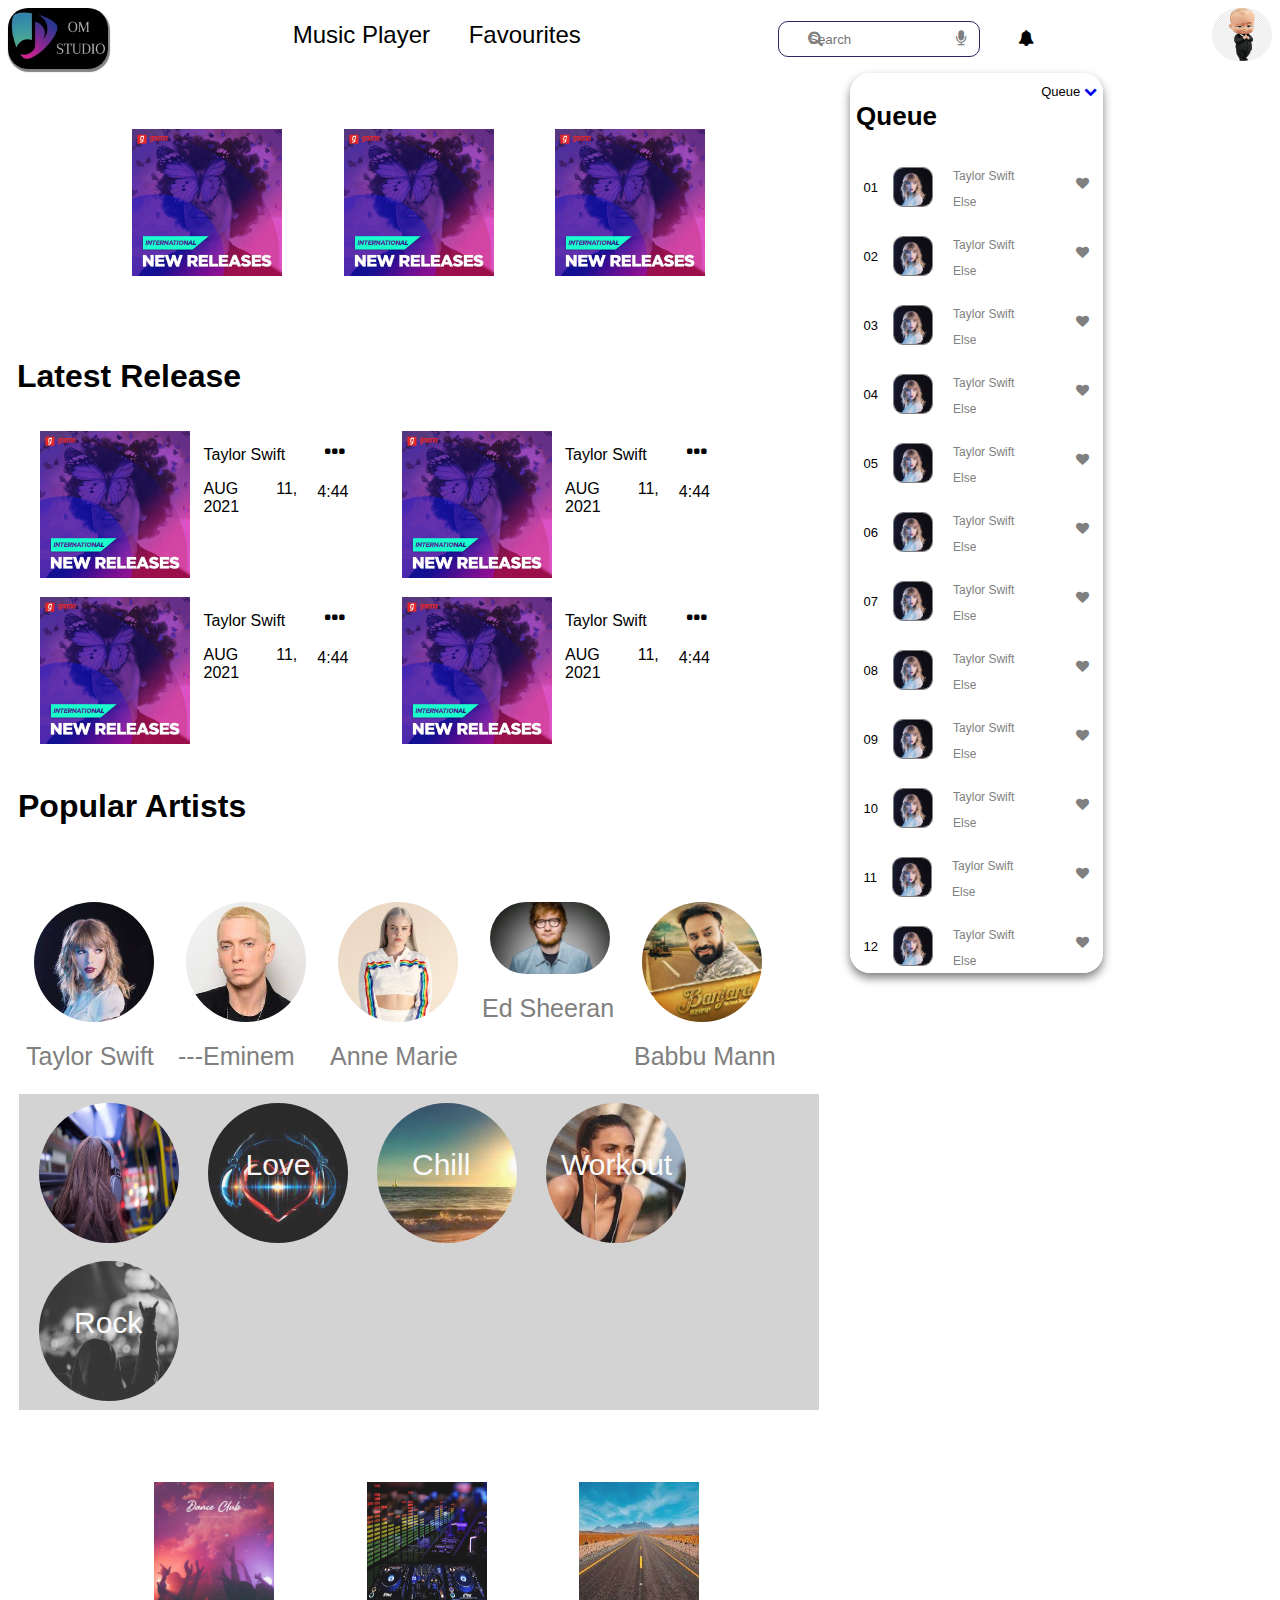
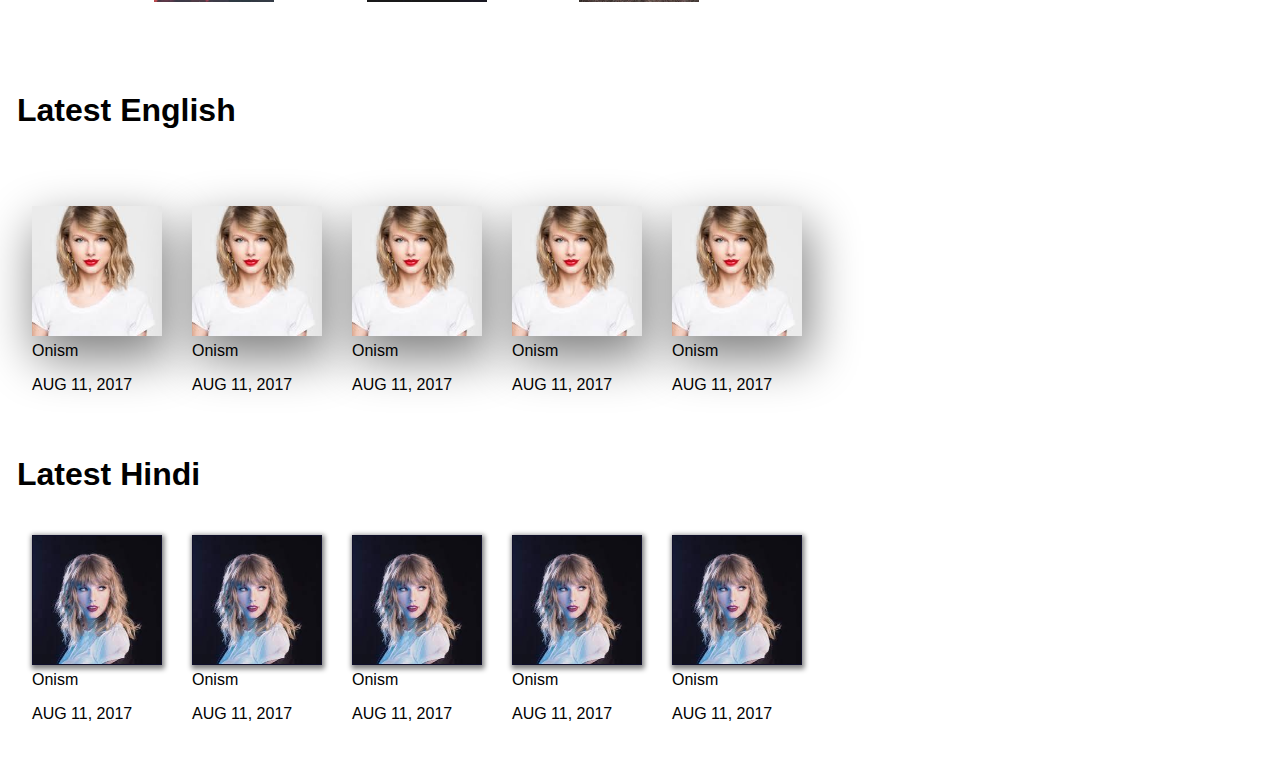
<file: index.html>
<!DOCTYPE html>
<html lang="en" dir="ltr">
  <head>
    <meta charset="utf-8">
    <meta name="viewport" content="width=device-width, initial-scale=1.0">
    <title>Music Player</title>
    <link rel="stylesheet" href="https://cdnjs.cloudflare.com/ajax/libs/font-awesome/4.7.0/css/font-awesome.min.css">
    <link rel="stylesheet" href="index.css">
    <link rel="stylesheet" href="index2.css">
  </head>
  <body>
    <header>
      <div class="header-div">
        <div id="brand-logo">
          <a href="#">
            <img src="images/3986F8B8-918C-4091-91D7-9B2039264A98_4_5005_c.jpeg" alt="">
          </a>
        </div>

        <div class="header-nav">
          <nav>
            <a href="#"> Music Player </a>
            <a href="#">Favourites</a>
          </nav>
        </div>

        <div class="header-search">
          <form class="" action="" method="post">
            <input type="search" name="" value="" placeholder="Search">
            <span>
              <i class="fa fa-search" id="search-icon"aria-hidden="true"></i>
            </span>
            <span>
              <i class="fa fa-microphone" id="microphone-icon"></i>
            </span>
            <span>
              <i class="fa fa-bell" id="bell-icon"></i>
            </span>
          </form>
        </div>

         <div class="login-img">
            <img src="images/png-transparent-the-boss-baby-big-boss-baby-infant-child-animated-film-the-boss-baby-face-head-boss.png" alt="">
         </div>
      </div>
    </header>
<!-- Main Content -->
    <div class="main-content">
<!-- Slider Song -->
      <div class="slider-song">
        <div class="slider-song-1">
          <img src="images/D2QNLzdX0AA_dV_.jpeg" alt="">
      </div>
        <div class="slider-song-1">
             <img src="images/D2QNLzdX0AA_dV_.jpeg" alt="">
        </div>
        <div class="slider-song-1">
            <img src="images/D2QNLzdX0AA_dV_.jpeg" alt="">
        </div>
      </div>
<!-- Latest Release -->
      <div class="latest-release">
        <div class="latest-release-header">
          <h1>Latest Release</h1>
        </div>
        <div class="latest-release-content">
          <div class="latest-release-content-img">
            <img src="images/D2QNLzdX0AA_dV_.jpeg" alt="">
            <div class="lr-play">
            <a href="#audio">  <i class="fa fa-play"></i> </a>
            </div>
          </div>
          <div class="latest-release-content-des">
            <p>Taylor Swift</p>
            <p>AUG 11, 2021</p>
          </div>
          <div class="latest-release-content-icon">
            <div class="latest-release-dropdown">
                 <a href="#"><i class="fa fa-ellipsis-h" aria-hidden="true"></i></a>
                 <ul class="ul-lr-dropdown" style="list-style-type:none">
                    <li>
                       <i class="fa fa-play"></i>
                       <a href="#" class="lr-dropdown-opt">Play Now </a>
                    </li>
                    <li>
                       <i class="fa fa-plus"></i>
                       <a href="#" class="lr-dropdown-opt"> Add To Queue </a>
                    </li>
                    <li>
                       <i class="fa fa-bars"></i>
                       <a href="#" class="lr-dropdown-opt"> Add To Favourites </a>
                    </li>
                    <li>
                    <i class="fa fa-info-circle"></i>
                     <a href="#" class="lr-dropdown-opt"> Get Info </a>
                    </li>
                  </ul>
            </div>
            <p>4:44</p>
          </div>

        </div>

        <div class="latest-release-content">
          <div class="latest-release-content-img">
            <img src="images/D2QNLzdX0AA_dV_.jpeg" alt="">
            <div class="lr-play">
            <a href="#audio">  <i class="fa fa-play"></i> </a>
            </div>
          </div>
          <div class="latest-release-content-des">
            <p>Taylor Swift</p>
            <p>AUG 11, 2021</p>
          </div>
          <div class="latest-release-content-icon">
            <div class="latest-release-dropdown">
                 <a href="#"><i class="fa fa-ellipsis-h" aria-hidden="true"></i></a>
                 <ul class="ul-lr-dropdown-2" style="list-style-type:none">
                    <li>
                       <i class="fa fa-play"></i>
                       <a href="#" class="lr-dropdown-opt">Play Now </a>
                    </li>
                    <li>
                       <i class="fa fa-plus"></i>
                       <a href="#" class="lr-dropdown-opt"> Add To Queue </a>
                    </li>
                    <li>
                       <i class="fa fa-bars"></i>
                       <a href="#" class="lr-dropdown-opt"> Add To Favourites </a>
                    </li>
                    <li>
                    <i class="fa fa-info-circle"></i>
                     <a href="#" class="lr-dropdown-opt"> Get Info </a>
                    </li>
                  </ul>
            </div>
            <p>4:44</p>
          </div>
        </div>

        <div class="latest-release-content">
          <div class="latest-release-content-img">
            <img src="images/D2QNLzdX0AA_dV_.jpeg" alt="">
            <div class="lr-play">
            <a href="#audio"><i class="fa fa-play"></i> </a>
            </div>
          </div>
          <div class="latest-release-content-des">
            <p>Taylor Swift</p>
            <p>AUG 11, 2021</p>
          </div>
          <div class="latest-release-content-icon">
            <div class="latest-release-dropdown">
                 <a href="#"><i class="fa fa-ellipsis-h" aria-hidden="true"></i></a>
                 <ul class="ul-lr-dropdown" style="list-style-type:none">
                    <li>
                       <i class="fa fa-play"></i>
                       <a href="#" class="lr-dropdown-opt">Play Now </a>
                    </li>
                    <li>
                       <i class="fa fa-plus"></i>
                       <a href="#" class="lr-dropdown-opt"> Add To Queue </a>
                    </li>
                    <li>
                       <i class="fa fa-bars"></i>
                       <a href="#" class="lr-dropdown-opt"> Add To Favourites </a>
                    </li>
                    <li>
                    <i class="fa fa-info-circle"></i>
                     <a href="#" class="lr-dropdown-opt"> Get Info </a>
                    </li>
                  </ul>
            </div>
            <p>4:44</p>
          </div>
        </div>

        <div class="latest-release-content">
          <div class="latest-release-content-img">
            <img src="images/D2QNLzdX0AA_dV_.jpeg" alt="">
            <div class="lr-play">
            <a href="#audio"> <i class="fa fa-play"></i> </a>
            </div>
          </div>
          <div class="latest-release-content-des">
            <p>Taylor Swift</p>
            <p>AUG 11, 2021</p>
          </div>
          <div class="latest-release-content-icon">
            <div class="latest-release-dropdown">
                 <a href="#"><i class="fa fa-ellipsis-h" aria-hidden="true"></i></a>
                 <ul class="ul-lr-dropdown-4" style="list-style-type:none">
                    <li>
                       <i class="fa fa-play"></i>
                       <a href="#" class="lr-dropdown-opt">Play Now </a>
                    </li>
                    <li>
                       <i class="fa fa-plus"></i>
                       <a href="#" class="lr-dropdown-opt"> Add To Queue </a>
                    </li>
                    <li>
                       <i class="fa fa-bars"></i>
                       <a href="#" class="lr-dropdown-opt"> Add To Favourites </a>
                    </li>
                    <li>
                    <i class="fa fa-info-circle"></i>
                     <a href="#" class="lr-dropdown-opt"> Get Info </a>
                    </li>
                  </ul>
            </div>
            <p>4:44</p>
          </div>
        </div>
      </div>

<!-- Popular Artist -->
     <div class="popular-artists">
       <div class="popular-artists-header">
          <h1>Popular Artists</h1>
       </div>
       <div class="popular-artists-content">
         <div class="popular-artists-profile">
           <a href="#">
              <img src="images/taylor-swift-4.jpeg" alt="Taylor Swift">
              <div class="lr-play">
              <a href="artist.html"> <i class="fa fa-play"></i> </a>
              </div>
           </a>
           <p>Taylor Swift</p>
         </div>
         <div class="popular-artists-profile">
           <a href="#"><img src="images/eminem-2.jpeg" alt="Eminem"></a>
           <div class="lr-play">
           <a href="artist.html"> <i class="fa fa-play"></i> </a>
           </div>
           <p> ---Eminem</p>
         </div>
         <div class="popular-artists-profile">
           <a href="#"> <img src="images/anne-marie-2.jpeg" alt="Anne Marie"></a>
           <div class="lr-play">
           <a href="#artist.html"> <i class="fa fa-play"></i> </a>
           </div>
           <p>Anne Marie</p>
         </div>
         <div class="popular-artists-profile">
          <a href="#">
            <img src="images/ed-sheeran.jpeg" alt="Ed Sheeran">
          </a>
          <div class="lr-play">
          <a href="#artist.html"> <i class="fa fa-play"></i> </a>
          </div>
          <p>Ed Sheeran</p>
         </div>
          <div class="popular-artists-profile">
           <a href="#">
             <img src="images/babbu-mann.jpeg" alt="Babbu Mann">
           </a>
           <div class="lr-play">
           <a href="#audio"> <i class="fa fa-play"></i> </a>
           </div>
           <p>Babbu Mann</p>
         </div>
       </div>
     </div>
<!-- Station Type -->
    <div class="stations-type">
      <div class="stations-container">
        <div class="stations-logo">
              <img src="images/stations-logo.jpeg" alt="">
        </div>
        <div class=" bg-image-1 stations-text">

        </div>

        <div class="bg-image-3 stations-text">

        </div>
        <div class="bg-image-4 stations-text">

        </div>
        <div class="bg-image-5 stations-text">

        </div>

      </div>
     </div>
<!-- Mood-Type      -->
    <div class="mood-type">
      <div class="mood-bg-1">
        <img src="images/party-2.jpeg" alt="">


      </div>
      <div class="mood-bg-2">
        <img src="images/electronics.jpeg" alt="">

      </div>
      <div class="mood-bg-3">
        <img src="images/road-trip-3.jpeg" alt="">

      </div>

    </div>

<!-- Latest English -->
    <div class="latest-english">
      <div class="latest-english-header">
        <h1>Latest English</h1>
      </div>
      <div class="latest-english-content">
        <div class="latest-english-track">
          <img src="images/taylor-swift-3.jpeg" alt="">
          <div class="latest-english-track-desc">
            <p>Onism</p>
            <p>AUG 11, 2017</p>
          </div>

        </div>
      </div>
      <div class="latest-english-content">
        <div class="latest-english-track">
          <img src="images/taylor-swift-3.jpeg" alt="">
          <div class="latest-english-track-desc">
            <p>Onism</p>
            <p>AUG 11, 2017</p>
          </div>
        </div>
      </div>
      <div class="latest-english-content">
        <div class="latest-english-track">
          <img src="images/taylor-swift-3.jpeg" alt="">
          <div class="latest-english-track-desc">
            <p>Onism</p>
            <p>AUG 11, 2017</p>
          </div>

        </div>
      </div>
      <div class="latest-english-content">
        <div class="latest-english-track">
          <img src="images/taylor-swift-3.jpeg" alt="">
          <div class="latest-english-track-desc">
            <p>Onism</p>
            <p>AUG 11, 2017</p>
          </div>

        </div>
      </div>
      <div class="latest-english-content">
        <div class="latest-english-track">
          <img src="images/taylor-swift-3.jpeg" alt="">
          <div class="latest-english-track-desc">
            <p>Onism</p>
            <p>AUG 11, 2017</p>
          </div>
        </div>
      </div>



    </div>
<!-- Latest Hindi     -->
<div class="latest-hindi">
  <div class="latest-hindi-header">
    <h1>Latest Hindi</h1>
  </div>
  <div class="latest-hindi-content">
    <div class="latest-hindi-track">
      <img src="images/taylor-swift-4.jpeg" alt="">
      <div class="latest-hindi-track-desc">
        <p>Onism</p>
        <p>AUG 11, 2017</p>
      </div>

    </div>
  </div>
  <div class="latest-hindi-content">
    <div class="latest-hindi-track">
      <img src="images/taylor-swift-4.jpeg" alt="">
      <div class="latest-hindi-track-desc">
        <p>Onism</p>
        <p>AUG 11, 2017</p>
      </div>

    </div>
  </div>
  <div class="latest-hindi-content">
    <div class="latest-hindi-track">
      <img src="images/taylor-swift-4.jpeg" alt="">
      <div class="latest-hindi-track-desc">
        <p>Onism</p>
        <p>AUG 11, 2017</p>
      </div>

    </div>
  </div>
  <div class="latest-hindi-content">
    <div class="latest-hindi-track">
      <img src="images/taylor-swift-4.jpeg" alt="">
      <div class="latest-hindi-track-desc">
        <p>Onism</p>
        <p>AUG 11, 2017</p>
      </div>

    </div>
  </div>
  <div class="latest-hindi-content">
    <div class="latest-hindi-track">
      <img src="images/taylor-swift-4.jpeg" alt="">
      <div class="latest-hindi-track-desc">
        <p>Onism</p>
        <p>AUG 11, 2017</p>
      </div>

    </div>
  </div>


</div>
    </div>
<!-- Aside div -->
    <div class="aside-div">
      <div class="aside-div-header">
        <div class="header">
          <h1>Queue</h1>
        </div>
          <div class="para">
            <span>Queue</span>
            <a href="#">  <i class="fa fa-chevron-down"></i> </a>
          </div>

      </div>


      <div class="aside-content">
        <div class="aside-content-1">
           <div class="aside-content-no">
             <p>01</p>
           </div>
           <div class="aside-content-img">
             <a href="#audio"><img src="images/taylor-swift-4.jpeg" alt=""></a>
           </div>
           <div class="aside-content-desc">
             <p>Taylor Swift</p>
             <p>Else</p>
           </div>
        </div>
        <div class="aside-content-heart">
          <i class="fa fa-heart"></i>
        </div>
      </div>
      <div class="aside-content">
        <div class="aside-content-1">
           <div class="aside-content-no">
             <p>02</p>
           </div>
           <div class="aside-content-img">
             <a href="#audio"><img src="images/taylor-swift-4.jpeg" alt=""></a>
           </div>
           <div class="aside-content-desc">
             <p>Taylor Swift</p>
             <p>Else</p>
           </div>
        </div>
        <div class="aside-content-heart">
          <i class="fa fa-heart"></i>
        </div>
      </div>
      <div class="aside-content">
        <div class="aside-content-1">
           <div class="aside-content-no">
             <p>03</p>
           </div>
           <div class="aside-content-img">
            <a href="#audio"><img src="images/taylor-swift-4.jpeg" alt=""></a>
           </div>
           <div class="aside-content-desc">
             <p>Taylor Swift</p>
             <p>Else</p>
           </div>
        </div>
        <div class="aside-content-heart">
          <i class="fa fa-heart"></i>
        </div>
      </div>
      <div class="aside-content">
        <div class="aside-content-1">
           <div class="aside-content-no">
             <p>04</p>
           </div>
           <div class="aside-content-img">
             <a href="#audio"><img src="images/taylor-swift-4.jpeg" alt=""></a>
           </div>
           <div class="aside-content-desc">
             <p>Taylor Swift</p>
             <p>Else</p>
           </div>
        </div>
        <div class="aside-content-heart">
          <i class="fa fa-heart"></i>
        </div>
      </div>
      <div class="aside-content">
        <div class="aside-content-1">
           <div class="aside-content-no">
             <p>05</p>
           </div>
           <div class="aside-content-img">
             <a href="#audio"><img src="images/taylor-swift-4.jpeg" alt=""></a>
           </div>
           <div class="aside-content-desc">
             <p>Taylor Swift</p>
             <p>Else</p>
           </div>
        </div>
        <div class="aside-content-heart">
          <i class="fa fa-heart"></i>
        </div>
      </div>
      <div class="aside-content">
        <div class="aside-content-1">
           <div class="aside-content-no">
             <p>06</p>
           </div>
           <div class="aside-content-img">
             <a href="#audio"><img src="images/taylor-swift-4.jpeg" alt=""></a>
           </div>
           <div class="aside-content-desc">
             <p>Taylor Swift</p>
             <p>Else</p>
           </div>
        </div>
        <div class="aside-content-heart">
          <i class="fa fa-heart"></i>
        </div>
      </div>
      <div class="aside-content">
        <div class="aside-content-1">
           <div class="aside-content-no">
             <p>07</p>
           </div>
           <div class="aside-content-img">
            <a href="#audio"><img src="images/taylor-swift-4.jpeg" alt=""></a>
           </div>
           <div class="aside-content-desc">
             <p>Taylor Swift</p>
             <p>Else</p>
           </div>
        </div>
        <div class="aside-content-heart">
          <i class="fa fa-heart"></i>
        </div>
      </div>
      <div class="aside-content">
        <div class="aside-content-1">
           <div class="aside-content-no">
             <p>08</p>
           </div>
           <div class="aside-content-img">
            <a href="#audio"><img src="images/taylor-swift-4.jpeg" alt=""></a>
           </div>
           <div class="aside-content-desc">
             <p>Taylor Swift</p>
             <p>Else</p>
           </div>
        </div>
        <div class="aside-content-heart">
          <i class="fa fa-heart"></i>
        </div>
      </div>
      <div class="aside-content">
        <div class="aside-content-1">
           <div class="aside-content-no">
             <p>09</p>
           </div>
           <div class="aside-content-img">
            <a href="#audio"><img src="images/taylor-swift-4.jpeg" alt=""></a>
           </div>
           <div class="aside-content-desc">
             <p>Taylor Swift</p>
             <p>Else</p>
           </div>
        </div>
        <div class="aside-content-heart">
          <i class="fa fa-heart"></i>
        </div>
      </div>
      <div class="aside-content">
        <div class="aside-content-1">
           <div class="aside-content-no">
             <p>10</p>
           </div>
           <div class="aside-content-img">
             <a href="#audio"><img src="images/taylor-swift-4.jpeg" alt=""></a>
           </div>
           <div class="aside-content-desc">
             <p>Taylor Swift</p>
             <p>Else</p>
           </div>
        </div>
        <div class="aside-content-heart">
          <i class="fa fa-heart"></i>
        </div>
      </div>
      <div class="aside-content">
        <div class="aside-content-1">
           <div class="aside-content-no">
             <p>11</p>
           </div>
           <div class="aside-content-img">
             <a href="#audio"><img src="images/taylor-swift-4.jpeg" alt=""></a>
           </div>
           <div class="aside-content-desc">
             <p>Taylor Swift</p>
             <p>Else</p>
           </div>
        </div>
        <div class="aside-content-heart">
          <i class="fa fa-heart"></i>
        </div>
      </div>
      <div class="aside-content">
        <div class="aside-content-1">
           <div class="aside-content-no">
             <p>12</p>
           </div>
           <div class="aside-content-img">
             <a href="#audio"><img src="images/taylor-swift-4.jpeg" alt=""></a>
           </div>
           <div class="aside-content-desc">
             <p>Taylor Swift</p>
             <p>Else</p>
           </div>
        </div>
        <div class="aside-content-heart">
          <i class="fa fa-heart"></i>
        </div>
      </div>
      <div class="aside-content">
        <div class="aside-content-1">
           <div class="aside-content-no">
             <p>13</p>
           </div>
           <div class="aside-content-img">
             <a href="#audio"><img src="images/taylor-swift-4.jpeg" alt=""></a>
           </div>
           <div class="aside-content-desc">
             <p>Taylor Swift</p>
             <p>Else</p>
           </div>
        </div>
        <div class="aside-content-heart">
          <i class="fa fa-heart"></i>
        </div>
      </div>
    </div>


<!-- //music controler -->
    <section id="audio">
      <div id="audio-container">

         <div id="audio-img-name-author">
           <div id="audio-img">
               <img src="images/anne-marie-2.jpeg">
           </div>
           <div id="audio-name-author">
              <div id="audio-name">
                 <p>Imagine by John </p>
               </div>
               <div id="audio-author">
                 <p>John Lennon</p>
               </div>
          </div>
          <div id="audio-heart-ban">
              <a href="#"> <i class="fa fa-heart"></i> </a>
              <a href="#"> <i class="fa fa-ban"></i> </a>
          </div>
        </div>

        <div id="audio-widget-time">
          <div id="audio-widget">
            <div class="audio-widget-pad">
               <a href=""> <i class="fa fa-random"></i> </a>
            </div>
            <div class="audio-widget-pad">
               <a href=""> <i class="fa fa-step-backward"></i> </a>
            </div>
            <div class="audio-widget-pad">
               <a href=""> <i class="fa fa-pause-circle fa-3x" style="font-size:3.5rem;padding-top:.2rem;"></i> </a>
            </div>
            <div class="audio-widget-pad">
               <a href=""> <i class="fa fa-step-forward"></i> </a>
            </div>
            <div class="audio-widget-pad">
               <a href=""> <i class="fa fa-redo"></i> </a>
            </div>
            <div class="audio-widget-pad">
               <a href=""> <i class="fa fa-repeat" style="padding-left:3px;"></i></a>
            </div>
          </div>
          <div id="audio-time">
             <div class="">
                <p>1:39</p>
             </div>
              <div class="vol-range">
                <input type="range" name="" value="" min="0" max="100">
              </div>
              <div class="">
                 <p>4:44</p>
              </div>
          </div>
        </div>

        <div id="audio-icons-sound">
          <div>
            <a href=""> <i class="fa fa-align-justify"></i></a>
          </div>
          <div>
            <a href="">  <i class="fa fa-headphones"></i> </a>
          </div>
          <div>
            <a href="">  <i class="fa fa-volume-up"></i> </a>
          </div>
          <div class="">
            <input type="range" name="" value="" min="0" max="100">
          </div>
          <div>
            <a href="">  <i class="fa fa-expand"></i> </a>
          </div>
        </div>

      </div>
    </section>

  </body>
</html>
</file>
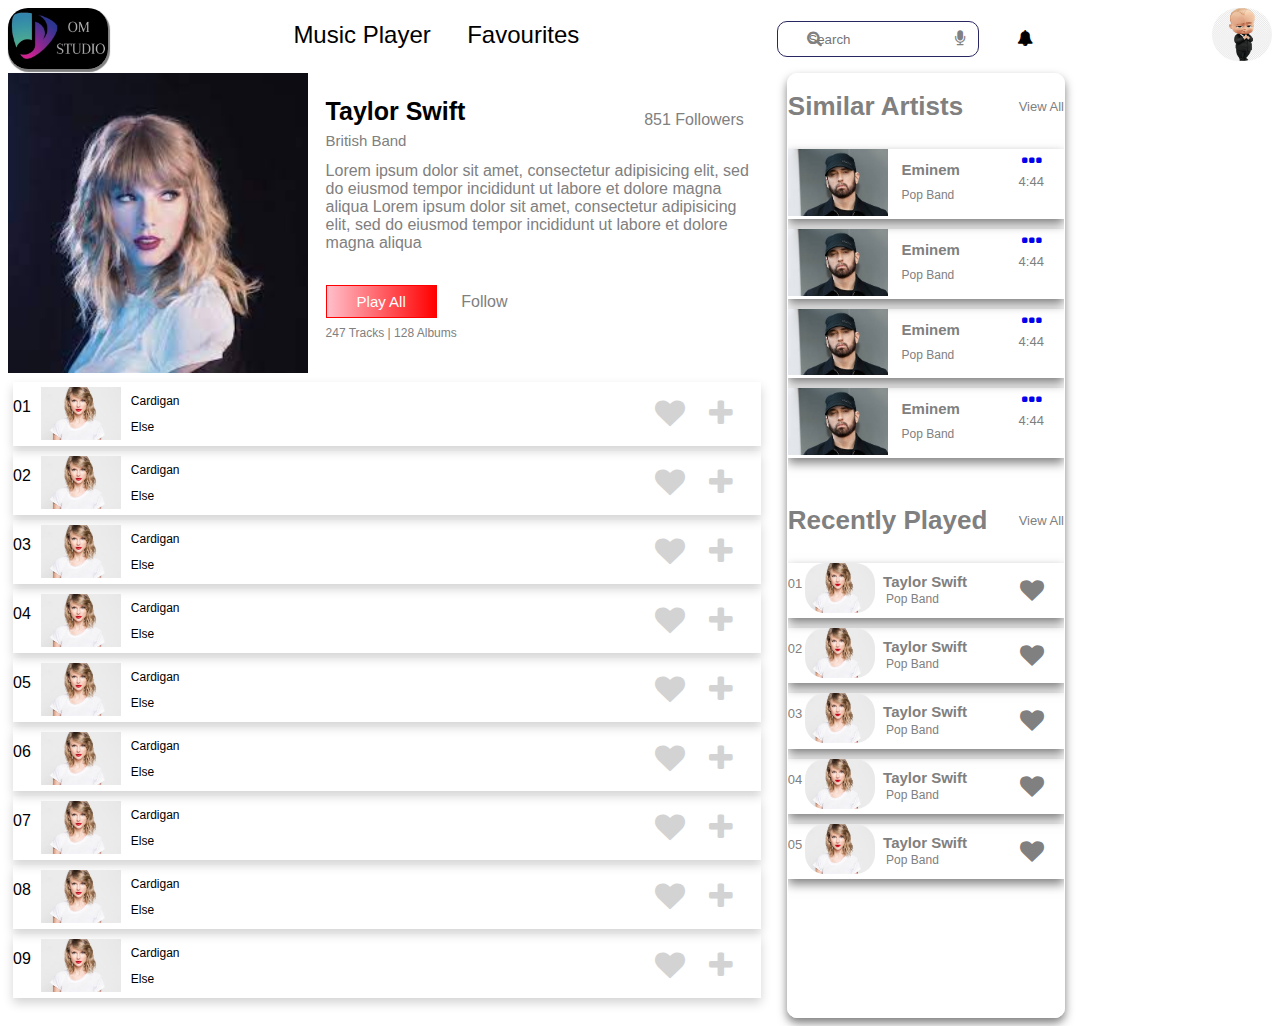
<file: artist.html>
<!DOCTYPE html>
<html lang="en" dir="ltr">
  <head>
    <meta charset="utf-8">
    <title>Artist</title>
    <link rel="stylesheet" href="https://cdnjs.cloudflare.com/ajax/libs/font-awesome/4.7.0/css/font-awesome.min.css">

    <link rel="stylesheet" href="index.css">
    <link rel="stylesheet" href="artist.css">
      <link rel="stylesheet" href="index2.css">
  </head>
  <body>
    <header>
      <div class="header-div">
        <div id="brand-logo">
          <a href="#">
            <img src="images/3986F8B8-918C-4091-91D7-9B2039264A98_4_5005_c.jpeg" alt="">
          </a>
        </div>

        <div class="header-nav">
          <nav>
            <a href="#">Music Player</a>
            <a href="#">Favourites</a>
          </nav>
        </div>

        <div class="header-search">
          <form class="" action="" method="post">
            <input type="search" name="" value="" placeholder="Search">
            <span>
              <i class="fa fa-search" id="search-icon"aria-hidden="true"></i>
            </span>
            <span>
              <i class="fa fa-microphone" id="microphone-icon"></i>
            </span>
            <span>
              <i class="fa fa-bell" id="bell-icon"></i>
            </span>
          </form>
        </div>

         <div class="login-img">
            <img src="images/png-transparent-the-boss-baby-big-boss-baby-infant-child-animated-film-the-boss-baby-face-head-boss.png" alt="">
         </div>
      </div>
    </header>
  <!-- main -->
      <div class="artist">
        <div class="artist-details">
          <div class="artist-img">
            <a href="#"><img src="images/taylor-swift-4.jpeg" alt=""></a>
          </div>
          <div class="about">
            <div class="artist-name">
              <h1>Taylor Swift</h1>
              <p>British Band</p>
            </div>
            <div class="follower-count">
              <p>851 Followers</p>
            </div>
            <div class="artist-background">
              <p>Lorem ipsum dolor sit amet, consectetur adipisicing elit,
                sed do eiusmod tempor incididunt ut labore et dolore magna aliqua Lorem ipsum dolor sit amet,
                consectetur adipisicing elit, sed do eiusmod tempor incididunt ut labore et dolore magna aliqua</p>
          </div>
          <div class="play-button">
            <button type="button" name="button">Play All</button>
            <a href="#">Follow</a>
            <p>247 Tracks | 128 Albums</p>
          </div>
        </div>
       </div>

        <div class="artist-playlist">
          <div class="first-part">
            <div class="number">
               <p>01</p>
            </div>
            <div class="song-image">
                <a href="#audio"><img src="images/taylor-swift-3.jpeg" alt=""></a>
            </div>
            <div class="song-name">
              <p>Cardigan</p>
              <p>Else</p>
            </div>

          </div>
          <div class="second-part">
            <div class="heart">
              <a href="#"><i class="fa-thin fa fa-heart"></i></a>
            </div>
            <div class="plus">
              <a href="#"><i class="fa fa-plus"></i></a>
            </div>
          </div>

        </div>
        <div class="artist-playlist">
          <div class="first-part">
            <div class="number">
               <p>02</p>
            </div>
            <div class="song-image">
                <a href="#audio"><img src="images/taylor-swift-3.jpeg" alt=""></a>
            </div>
            <div class="song-name">
              <p>Cardigan</p>
              <p>Else</p>
            </div>

          </div>
          <div class="second-part">
            <div class="heart">
              <a href="#"><i class="fa-thin fa fa-heart"></i></a>
            </div>
            <div class="plus">
              <a href="#"><i class="fa fa-plus"></i></a>
            </div>
          </div>

        </div>
        <div class="artist-playlist">
          <div class="first-part">
            <div class="number">
               <p>03</p>
            </div>
            <div class="song-image">
                <a href="#audio"><img src="images/taylor-swift-3.jpeg" alt=""></a>
            </div>
            <div class="song-name">
              <p>Cardigan</p>
              <p>Else</p>
            </div>

          </div>
          <div class="second-part">
            <div class="heart">
              <a href="#"><i class="fa-thin fa fa-heart"></i></a>
            </div>
            <div class="plus">
              <a href="#"><i class="fa fa-plus"></i></a>
            </div>
          </div>

        </div>
        <div class="artist-playlist">
          <div class="first-part">
            <div class="number">
               <p>04</p>
            </div>
            <div class="song-image">
                <a href="#audio"><img src="images/taylor-swift-3.jpeg" alt=""></a>
            </div>
            <div class="song-name">
              <p>Cardigan</p>
              <p>Else</p>
            </div>

          </div>
          <div class="second-part">
            <div class="heart">
              <a href="#"><i class="fa-thin fa fa-heart"></i></a>
            </div>
            <div class="plus">
              <a href="#"><i class="fa fa-plus"></i></a>
            </div>
          </div>

        </div>
        <div class="artist-playlist">
          <div class="first-part">
            <div class="number">
               <p>05</p>
            </div>
            <div class="song-image">
                <a href="#audio"><img src="images/taylor-swift-3.jpeg" alt=""></a>
            </div>
            <div class="song-name">
              <p>Cardigan</p>
              <p>Else</p>
            </div>

          </div>
          <div class="second-part">
            <div class="heart">
              <a href="#"><i class="fa-thin fa fa-heart"></i></a>
            </div>
            <div class="plus">
              <a href="#"><i class="fa fa-plus"></i></a>
            </div>
          </div>

        </div>
        <div class="artist-playlist">
          <div class="first-part">
            <div class="number">
               <p>06</p>
            </div>
            <div class="song-image">
                <a href="#audio"><img src="images/taylor-swift-3.jpeg" alt=""></a>
            </div>
            <div class="song-name">
              <p>Cardigan</p>
              <p>Else</p>
            </div>

          </div>
          <div class="second-part">
            <div class="heart">
              <a href="#"><i class="fa-thin fa fa-heart"></i></a>
            </div>
            <div class="plus">
              <a href="#"><i class="fa fa-plus"></i></a>
            </div>
          </div>

        </div>
        <div class="artist-playlist">
          <div class="first-part">
            <div class="number">
               <p>07</p>
            </div>
            <div class="song-image">
                <a href="#audio"><img src="images/taylor-swift-3.jpeg" alt=""></a>
            </div>
            <div class="song-name">
              <p>Cardigan</p>
              <p>Else</p>
            </div>

          </div>
          <div class="second-part">
            <div class="heart">
              <a href="#"><i class="fa-thin fa fa-heart"></i></a>
            </div>
            <div class="plus">
              <a href="#"><i class="fa fa-plus"></i></a>
            </div>
          </div>

        </div>
        <div class="artist-playlist">
          <div class="first-part">
            <div class="number">
               <p>08</p>
            </div>
            <div class="song-image">
                <a href="#audio"><img src="images/taylor-swift-3.jpeg" alt=""></a>
            </div>
            <div class="song-name">
              <p>Cardigan</p>
              <p>Else</p>
            </div>

          </div>
          <div class="second-part">
            <div class="heart">
              <a href="#"><i class="fa-thin fa fa-heart"></i></a>
            </div>
            <div class="plus">
              <a href="#"><i class="fa fa-plus"></i></a>
            </div>
          </div>

        </div>
        <div class="artist-playlist">
          <div class="first-part">
            <div class="number">
               <p>09</p>
            </div>
            <div class="song-image">
                <a href="#audio"><img src="images/taylor-swift-3.jpeg" alt=""></a>
            </div>
            <div class="song-name">
              <p>Cardigan</p>
              <p>Else</p>
            </div>

          </div>
          <div class="second-part">
            <div class="heart">
              <a href="#"><i class="fa-thin fa fa-heart"></i></a>
            </div>
            <div class="plus">
              <a href="#"><i class="fa fa-plus"></i></a>
            </div>
          </div>

        </div>

      </div>

    <!-- aside -->
    <div class="aside-div">

      <div class="similiar-artist">
        <div class="similiar-artist-header">
          <div class="header">
            <h1>Similar Artists</h1>
          </div>
          <div class="view">
            <p>View All</p>
          </div>
        </div>
        <div class="similiar-artist-collection">
          <div class="similiar-artist-collection-images">
            <img src="images/eminem.jpeg" alt="Eminem">
          </div>
          <div class="similiar-artist-collection-desc">
            <h1>Eminem</h1>
            <p>Pop Band</p>
          </div>
          <div class="similiar-artist-collection-icon">
             <a href="#"><i class="fa fa-ellipsis-h" aria-hidden="true"></i></a>
            <p>4:44</p>
          </div>
        </div>
        <div class="similiar-artist-collection">
          <div class="similiar-artist-collection-images">
            <img src="images/eminem.jpeg" alt="Eminem">
          </div>
          <div class="similiar-artist-collection-desc">
            <h1>Eminem</h1>
            <p>Pop Band</p>
          </div>
          <div class="similiar-artist-collection-icon">
             <a href="#"><i class="fa fa-ellipsis-h" aria-hidden="true"></i></a>
            <p>4:44</p>
          </div>
        </div>
        <div class="similiar-artist-collection">
          <div class="similiar-artist-collection-images">
            <img src="images/eminem.jpeg" alt="Eminem">
          </div>
          <div class="similiar-artist-collection-desc">
            <h1>Eminem</h1>
            <p>Pop Band</p>
          </div>
          <div class="similiar-artist-collection-icon">
             <a href="#"><i class="fa fa-ellipsis-h" aria-hidden="true"></i></a>
            <p>4:44</p>
          </div>
        </div>
        <div class="similiar-artist-collection">
          <div class="similiar-artist-collection-images">
            <img src="images/eminem.jpeg" alt="Eminem">
          </div>
          <div class="similiar-artist-collection-desc">
            <h1>Eminem</h1>
            <p>Pop Band</p>
          </div>
          <div class="similiar-artist-collection-icon">
             <a href="#"><i class="fa fa-ellipsis-h" aria-hidden="true"></i></a>
            <p>4:44</p>
          </div>
        </div>

      </div>
      <div class="recently-played">
        <div class="recently-played-header">
          <div class="header">
            <h1>Recently Played</h1>
          </div>
          <div class="view">
            <p>View All</p>
          </div>
        </div>
        <div class="recently-played-collection">
          <div class="ecently-played-collection-number">
            <p>01</p>
          </div>
          <div class="recently-played-collection-images">
            <a href="#audio"><img src="images/taylor-swift-3.jpeg" alt="Taylor Swift"></a>
          </div>
          <div class="recently-played-collection-desc">
            <h1>Taylor Swift</h1>
            <p>Pop Band</p>
          </div>
          <div class="recently-played-collection-icon">
            <a href="#"><i class="fa-thin fa fa-heart"></i></a>
          </div>
        </div>
        <div class="recently-played-collection">
          <div class="ecently-played-collection-number">
            <p>02</p>
          </div>
          <div class="recently-played-collection-images">
            <a href="#audio"><img src="images/taylor-swift-3.jpeg" alt="Taylor Swift"></a>
          </div>
          <div class="recently-played-collection-desc">
            <h1>Taylor Swift</h1>
            <p>Pop Band</p>
          </div>
          <div class="recently-played-collection-icon">
            <a href="#"><i class="fa-thin fa fa-heart"></i></a>
          </div>
        </div>
        <div class="recently-played-collection">
          <div class="ecently-played-collection-number">
            <p>03</p>
          </div>
          <div class="recently-played-collection-images">
            <a href="#audio"><img src="images/taylor-swift-3.jpeg" alt="Taylor Swift"></a>
          </div>
          <div class="recently-played-collection-desc">
            <h1>Taylor Swift</h1>
            <p>Pop Band</p>
          </div>
          <div class="recently-played-collection-icon">
            <a href="#"><i class="fa-thin fa fa-heart"></i></a>
          </div>
        </div>
        <div class="recently-played-collection">
          <div class="ecently-played-collection-number">
            <p>04</p>
          </div>
          <div class="recently-played-collection-images">
            <a href="#audio"><img src="images/taylor-swift-3.jpeg" alt="Taylor Swift"></a>
          </div>
          <div class="recently-played-collection-desc">
            <h1>Taylor Swift</h1>
            <p>Pop Band</p>
          </div>
          <div class="recently-played-collection-icon">
            <a href="#"><i class="fa-thin fa fa-heart"></i></a>
          </div>
        </div>
        <div class="recently-played-collection">
          <div class="ecently-played-collection-number">
            <p>05</p>
          </div>
          <div class="recently-played-collection-images">
            <a href="#audio"><img src="images/taylor-swift-3.jpeg" alt="Taylor Swift"></a>
          </div>
          <div class="recently-played-collection-desc">
            <h1>Taylor Swift</h1>
            <p>Pop Band</p>
          </div>
          <div class="recently-played-collection-icon">
            <a href="#"><i class="fa-thin fa fa-heart"></i></a>
          </div>
        </div>


      </div>

    </div>


    <!-- music controller -->
    <section id="audio">
      <div id="audio-container">

         <div id="audio-img-name-author">
           <div id="audio-img">
               <img src="images/anne-marie-2.jpeg">
           </div>
           <div id="audio-name-author">
              <div id="audio-name">
                 <p>Imagine by John </p>
               </div>
               <div id="audio-author">
                 <p>John Lennon</p>
               </div>
          </div>
          <div id="audio-heart-ban">
              <a href="#"> <i class="fa fa-heart"></i> </a>
              <a href="#"> <i class="fa fa-ban"></i> </a>
          </div>
        </div>

        <div id="audio-widget-time">
          <div id="audio-widget">
            <div class="audio-widget-pad">
               <a href="#"> <i class="fa fa-random"></i> </a>
            </div>
            <div class="audio-widget-pad">
               <a href="#"> <i class="fa fa-step-backward"></i> </a>
            </div>
            <div class="audio-widget-pad">
               <a href="#"> <i class="fa fa-pause-circle fa-3x" style="font-size:3.5rem;padding-top:.2rem;"></i> </a>
            </div>
            <div class="audio-widget-pad">
               <a href="#"> <i class="fa fa-step-forward"></i> </a>
            </div>
            <div class="audio-widget-pad">
               <a href="#"> <i class="fa fa-redo"></i> </a>
            </div>
            <div class="audio-widget-pad">
               <a href="#"> <i class="fa fa-repeat" style="padding-left:3px;"></i></a>
            </div>
          </div>
          <div id="audio-time">
             <div class="">
                <p>1:39</p>
             </div>
              <div class="vol-range">
                <input type="range" name="" value="" min="0" max="100">
              </div>
              <div class="">
                 <p>4:44</p>
              </div>
          </div>
        </div>

        <div id="audio-icons-sound">
          <div>
            <a href=""> <i class="fa fa-align-justify"></i></a>
          </div>
          <div>
            <a href="">  <i class="fa fa-headphones"></i> </a>
          </div>
          <div>
            <a href="">  <i class="fa fa-volume-up"></i> </a>
          </div>
          <div class="">
            <input type="range" name="" value="" min="0" max="100">
          </div>
          <div>
            <a href="">  <i class="fa fa-expand"></i> </a>
          </div>
        </div>

      </div>
    </section>

  </body>
</html>
</file>
<file: index.css>
*{
  box-sizing: border-box;
  font-family: sans-serif;
}
.header-div{
  display: flex;
  flex-wrap: wrap;
  justify-content: space-between;
  /* border: 2px solid red; */
  width: 100%;
}
.header-nav{
    padding:1%;
    /* border: 1px solid green; */
}
.header-search{
  padding: 1%;
  /* border: 1px solid red; */
}
#brand-logo{
    /* border: 1px solid green; */
    /* transform: translateX(50%); */
}
 #brand-logo img{
  width:100px;
  box-shadow: 1px 2px 1px 1px grey;
  border-radius: 20px;
  background-size: cover;


}
#brand-logo img:hover{
  transform: rotateY(15deg) translateX(10px) ;
}

.header-nav a{
  text-decoration: none;
  font-size: 1.5rem;
  color:black;
  padding: 1rem
}

/* login image */
.login-img{
    /* border: 1px solid green; */
}

.login-img img{
  width: 60px;
  border-radius:50px;
}
.login-img img:hover{
  box-shadow: 0 0px 5px rgba(0,0,0,.5);
}

/* Header Search */

.header-search input[type="search"]{
  width:76%;
  height: 2.3rem;
  /* background: #292761; */
  border: 1px solid #292761;
  border-radius: 10px;
  padding-left: 30px;
  color: ;
}
#search-icon{
  position: relative;
  left: -11rem;
  color: grey;

}
 #microphone-icon{
  position: relative;
  left: -3rem;
  color: grey;

}
#bell-icon{
  /* color: white; */
}
/* Main Content */
.main-content{
  width: auto;
  padding: 0.5rem;
  border: 1px solid white;
  width: 65%;
  display: inline-block;

}
.slider-song{
  display:flex;
  flex-wrap:wrap;
  justify-content: center;
  padding: 2%;
  border: 1px solid white;
}
.slider-song-1{
  padding: 2%;
  margin: 2%;
}
.slider-song-1 img{
  width: 150px;
  transition: width 1s;

}
.slider-song-1 img:hover{
  width: 200px;
}

/* Latest Release */
.latest-release{
  display: flex;
  flex-wrap: wrap;
  margin-top: 1%;
  /* border: 1px solid yellow; */

}
.latest-release-header {
  width: 100%;
  color: black;
  padding-bottom:1%;
  /* border: 1px solid red; */
}
.latest-release-content{
  display:flex;
  justify-content: space-between;
  padding: .5%;
   margin:0 2% 0 2% ;
  /* border: 1px solid red; */

}
.latest-release-content-img{
   margin:1%;
   transition: 0.5s;

}
.latest-release-content-img img{
    width:150px;
}
.lr-play {
  display: none;
}
.lr-play a{
  color: black;
}

.latest-release-content-img:hover .lr-play{
  opacity: 0.5;
  display: inline-block;
  margin-left:-3.6rem;
  margin-top: 2.3rem;
  position: absolute;
}
.latest-release-content-des{
  text-align: justify;
  padding:10px;
  color: black;
  margin-top: -8px;

}
.latest-release-content-icon{
  color: black;
  padding: 2px;
  margin: .5rem;
}
.latest-release-content-icon a{
  padding-left: .5rem;
  font-size: 25px;
  color: black;
}
.latest-release-dropdown ul li i{
  color:grey;
}
.ul-lr-dropdown a{
  color: black;
  text-decoration: none;
  font-size: 13px;
  line-height: 2;
}
.ul-lr-dropdown {
  display:none;
  position: absolute;
  color: black;
  left: 20%;
  padding:5px;
  box-shadow: 15 15px 20px rgba(0,0,0,.5);
  z-index: 1;
  width: 20%;
  height: 15%;
}
.ul-lr-dropdown-2 a{
  color: black;
  text-decoration: none;
  font-size: 13px;
  line-height: 2;
}
.ul-lr-dropdown-2 {
  display:none;
  position: absolute;
  color: black;
  left: 50%;
  top: 35%;
  padding:5px;
  box-shadow: 15 15px 20px rgba(0,0,0,.5);
  z-index: 1;
  width: 20%;
  height: 15%;
}
.ul-lr-dropdown-4 a{
  color: black;
  text-decoration: none;
  font-size: 13px;
  line-height: 2;
}
.ul-lr-dropdown-4 {
  display:none;
  position: absolute;
  color: black;
  left: 50%;
  padding:5px;
  box-shadow: 15 15px 20px rgba(0,0,0,.5);
  z-index: 1;
  width: 20%;
  height: 15%;
}
.latest-release-dropdown:hover .ul-lr-dropdown{
  display: block;
}
.latest-release-dropdown:hover .ul-lr-dropdown-2{
  display: block;
}
.latest-release-dropdown:hover .ul-lr-dropdown-4{
  display: block;
}
.latest-release-content-img:hover{
  transform: scale(1.09);
  box-shadow: 0 15px 20px rgba(0,0,0,.5);
  color:black;

}
#audio:target{
   display:block;
   width: 100%;
}

/* Popular Artists */
.popular-artists{
  display: flex;
  flex-wrap:wrap;
  margin-top: 10px;
  border: 1px solid white;
}
.popular-artists-header{
  width: 100%;
  padding-bottom:5%;
  /* border: 1px solid red; */
  /* padding-left: 1rem; */
  color: black;
}
.popular-artists-content{
  display: flex;
  flex-wrap:wrap;
}

.popular-artists-profile img {
  width: 120px;
  border-radius:7rem;
  margin: 1rem;
}
.popular-artists-profile:hover .lr-play{

  display: inline-block;
  margin-left:-5.2rem;
  margin-top: 4.5rem;
  position: absolute;
}
.popular-artists-profile p{
  padding-left: .5rem;
  margin: 0;
  /* padding: 0; */
  font-size: 25px;
  color: grey;
}
.popular-artists-profile{
  transition: .5s;
}
.popular-artists-profile:hover{
  transform: scale(1.09);
  box-shadow: 0 15px 20px rgba(0,0,0,.5);

}
/* Stations Type */
.stations-type{
  padding: 2px;
  margin-top: 20px;

}
.stations-container{
  display:flex;
  flex-wrap: wrap;
  background-color:lightgrey;

}
.stations-container div{
  width: 140px;
  height: 140px;
  margin: 9px;
  transition: 0.5s;
  /* padding: 10px; */
  margin-left: 20px;
}
.stations-logo img {
  width: 140px;
  height: 140px;
  border-radius: 100px;
}
.bg-image-1{
  background-image:url("images/love.jpeg");
  width:120px;
  text-align: center;
  background-position: center;
  background-size:cover;
  background-repeat: no-repeat;
  border-radius:100px;
  opacity: 0.8;


}

.bg-image-3{
  background-image:url("images/chill.jpeg");
  width:120px;
  background-position: center;
  background-size: cover;
  background-repeat: no-repeat;
  border-radius:100px;
  opacity: 0.9;

}
.bg-image-4{
  background-image:url("images/workout.jpeg");
  width:120px;
  background-position: center;
  background-size: cover;
  background-repeat: no-repeat;
  border-radius:100px;
  opacity: 0.9;

}
.bg-image-5{
  background-image:url("images/rock.jpeg");
  width:120px;
  background-position: center;
  background-size: cover;
  background-repeat: no-repeat;
  border-radius:100px;
  opacity: 0.9;


}
/* Pseudo Classe */
.bg-image-1::after{
  content: 'Love';
  position: relative;
  color: white;
  font-size: 30px;
  top:45px;
}

.bg-image-3::after{
  content: 'Chill';
  position: relative;
  color: white;
  font-size: 30px;
  top:45px;
  left: 35px;
}
.bg-image-4::after{
  content: 'Workout';
  position: relative;
  color: white;
  font-size: 30px;
  top:45px;
  left: 15px;
}
.bg-image-5::after{
  content: 'Rock';
  position: relative;
  color: white;
  font-size: 30px;
  top:45px;
  left: 35px;
}
.stations-container div:hover{
  transform: scale(1.09);
  box-shadow: 0 25px 30px rgba(0,0,0,.5);
}

/* mood-Type */
.mood-type{
  display: flex;
  flex-wrap: wrap;
  justify-content:center;
  /* border: 1px solid red; */
  /* margin-top: 1rem; */
  padding: 2%;

}
.mood-type div{

  /* height: 10rem; */
  /* border: 1px solid green; */
  transition: 0.5s;
  margin:2% 0 0 2%;
  padding: 5%;

}
.mood-bg-1 img{
  width: 120px;
  height: 120px;
  opacity: 0.9;
}
.mood-bg-2 img{
  width: 120px;
  height: 120px;
  opacity: 0.9;

}
.mood-bg-3 img{
  width: 120px;
  height: 120px;
  opacity: 0.9;
}
.mood-type div:hover{
  box-shadow: 0 15px 20px rgba(0,0,0,.5);
  z-index: 1;
}

/* Latest-English */
.latest-english{
  display: flex;
  flex-wrap: wrap;
  margin-top:10px;
}
.latest-english-header{
  width: 100%;
  color: black;
  padding-bottom: 5%;

}
.latest-english-content{
  padding: 10px;
  transition: 0.5s;
  margin: 5px;
}
.latest-english-track img{
  width: 130px;
  height: 130px;
  box-shadow: 5px 20px 50px 2px grey;
  /* border: 1px solid #0f0f2b; */
  object-fit: cover;

}
.latest-english-track-desc p{
  margin-top: 2px;
  color: black;
}
.latest-english-content:hover{
  /* z-index: 1; */
  transform: scale(1.1);
  box-shadow: 0 15px 20px rgba(0,0,0,.5);
}
/* Latest-Hindi */
.latest-hindi{
  display: flex;
  flex-wrap: wrap;
  margin-top:10px;
}
.latest-hindi-header{
  width: 100%;
  color: black;
  padding-bottom: 5px;
}
.latest-hindi-content{
  padding: 10px;
  transition: 0.5s;
  margin: 5px;

}
.latest-hindi-track img{
  width: 130px;
  height: 130px;
  box-shadow: 0.5px 2px 5px 2px grey;
  border: 1px solid #0f0f2b;
  object-fit: cover;

}
.latest-hindi-track-desc p{
  margin-top:  2px;
  color: black;
}
.latest-hindi-content:hover{
  transform: scale(1.09);
  box-shadow: 0 15px 20px rgba(0,0,0,.5);

}


/* Aside Div */
.aside-div{
  display: inline-block;
  width: 20%;
  height:100vh;
  border: 1px solid white;
  vertical-align: top;
  margin-left:1rem;
  color:black;
  font-size: 13px;
  box-shadow: 0 5px 10px rgba(0,0,0,.5);
  overflow: scroll;
  border-radius: 20px;

}
.aside-content{
  display: flex;
  justify-content: space-between;
  padding: 1%;
  margin:4%;
}

.aside-content-1{
  display: flex;
}
.aside-content-img{
    margin-left: 15px;
}
.aside-content-img img{
 border-radius: 10px;
 border: 1px solid grey;
 width: 40px;
 object-fit: cover;
}
.aside-content-no{
  color:black;
}
.aside-content-desc p{
  margin-top: 2px;
  font-size: 12px;
  color:grey;
  margin-left: 20px;

}
.aside-content-heart i{
  margin-top:10px;
  color: grey;
}
.aside-content-heart i:hover{
  color:red ;
  transform: translate(-10%,90%);
}
.aside-div-header{
  display:flex;
  justify-content: space-between;
  margin-top: 2%;
  padding: 2%;
}
.aside-content:hover{
  background:lightgrey;
  box-shadow: 0 0px 5px rgba(0,0,0,.5);
  border-radius: 30px;
  margin-top:10px;

}


/*bottom music player (audio)*/

#audio{
   display:none;
   position: fixed;
   top: 85%;
   color: lightgrey;
   background-color: #2B4F60;
   /* border: 2px solid red; */
   width: 100%;

}

#audio-container{
   display: flex;
   justify-content: space-around;
   width: 100%;
   margin: 5px;
   color: lightgrey;
   /* border: 2px solid red; */
}
#audio-img-name-author{
  display: flex;
}
#audio-img{
  /* border: 1px solid green; */
  text-align: center;
  padding: 5px 5px;

}
#audio-img-name-author #audio-img img{
  width: 100px;
  object-fit: cover;
  border-radius: 50px;
  /* padding-top: 5px; */

}
#audio-name-author{
  /* border: 1px solid black; */
  padding:0px 20px;
}
#audio-name-author #audio-name ,#audio-author{
  /* border: 1px solid red; */
  font-size:1.1rem;
}
#audio-heart-ban{
  /* border: 1px solid green; */
  padding-top:.8rem;
}
#audio-heart-ban i{
  color: lightgrey;
  font-size:1.5rem;
  /* padding:0rem; */
  padding:7px 7px;
}
#audio-heart-ban i:hover{
  color: red;
}
#audio-widget-time{
  /* border: 1px solid green; */
  padding:0% 10%;
}
#audio-widget{
  display: flex;
  /* border: 1px solid green; */
  justify-content: center;

}
.audio-widget-pad i{
  font-size: 2rem;
  padding:1rem 0rem 0rem 1rem;
  color: lightgrey;
}
.audio-widget-pad i:hover{
  color:white;
}
#audio-time{
  display:flex;
  /* border: 1px solid red; */
}
.vol-range{
  padding-right:10%;
  padding-top: 3.8%;
  padding-left:5%;
  /* border: 1px solid red; */
}
#audio-time input[type="range"]{
  width: 20vw;
}

#audio-icons-sound{
  display:flex;
  /* padding: 5rem; */
}
#audio-icons-sound i{
  color:lightgrey;
  font-size: 2rem;
  margin:1rem;
}
#audio-icons-sound i:hover{
  color:white;
}
#audio-icons-sound input[type="range"]{
  margin-top:1.5rem;
  /* width: 100% */
}
</file>
<file: index2.css>
@media screen and (max-width:540px) {
  /* Slider */
  .slider-song-1 img{
    width: 100px;
    transition: width 1s;

  }
  .slider-song-1{
    padding: 0%;
  }
  .slider-song-1 img:hover{
    width: 120px;
  }
  #audio-img-name-author{
    /* border: 1px solid green; */
    display: none;
  }
  #audio-heart-ban{
    /* border: 1px solid green; */
    display: none;
  }
  /* latest Release */
  #audio-icons-sound{
    display: none;
  }
  #audio-widget-time{
    /* border: 1px solid white; */
    padding:0px 20px 0px 20px;
  }
  #audio-widget{
    /* border: 1px solid white; */
    padding:0px 50px 0px 50px;

  }
  .vol-range{
    padding:11px 0px 0px 0px;
    /* border: 1px solid red; */
  }
  #audio-time input[type="range"]{
    width: 70vw;
  }
  .para{
    display: none;
  }
  .aside-content-desc{
    display: none;
  }
  .aside-div{
    width: 28vw;
    margin: 2px;
    height: 120vw;
  }


}
 @media screen and (max-width:430px){
  /* body{
    background-color: orange;
  } */
  .header-nav{
      padding:0%;
      margin: 0;
      /* border: 1px solid green; */

  }
  .header-nav a{
      font-size: 20px;
      padding: 5px;
      margin: 0px;
  }
  .latest-release-header h1{
    font-size: 25px;
  }
  .latest-release-content-des{
    display:none;
  }

  .popular-artists-header h1{
    font-size: 25px;
  }
  .latest-english-header h1{
    font-size: 25px;

  }
  .latest-hindi-header h1{
    font-size: 25px;
  }
  #audio-img-name-author{
    /* border: 1px solid green; */
    display: none;
  }
  #audio-heart-ban{
    /* border: 1px solid green; */
    display: none;
  }

  #audio-widget-time{
    /* border: 1px solid white; */
    padding:0px 10px 0px 0px;
  }
  #audio-widget{
    /* border: 1px solid white; */
    padding:0px 10px 0px 0px;

  }

  .vol-range{
    padding:11px 0px 0px 0px;
    /* border: 1px solid red; */
  }
  #audio-time input[type="range"]{
    width: 70vw;
  }

  #audio-icons-sound{
    display: none;
  }



}
@media screen and (max-width:430px){
  .header-nav{
      padding-top:20px;
      margin: 0;
      /* border: 1px solid green; */

  }
  .header-nav a{
      font-size: 18px;
      padding: 5px;
      margin: 0px;
  }
  .header-search{
     display: none;
  }
  .login-img{
    display: none;
  }
  #audio-widget-time{
    /* border: 1px solid green; */
    padding:0px 10px 0px 0px;


  }
  #audio-widget{
    /* border: 1px solid white; */
    padding:0px 10px 0px 0px;

  }

  .vol-range{
    padding:11px 0px 0px 0px;
    /* border: 1px solid red; */
  }
  #audio-time input[type="range"]{
    width: 70vw;
  }


}
</file>
<file: artist.css>
/* main */

.artist{
  display: inline-block;
  width:60%;
  /* border: 1px solid red; */
}
.artist-details{
  /* border: 1px solid red; */
  display: flex;
  /* flex-wrap: wrap; */
}
.artist-img{
  /* border: 1px solid green; */
}
.artist-img img{
  width:300px;
}
.about{
  display: flex;
  flex-wrap: wrap;
  justify-content: space-between;
  /* border: 1px solid green; */
  margin: 1%;
  padding-left: 10px;
}
.artist-name h1{
  font-size: 25px;
}
.artist-name p{
  font-size: 15px;
  margin-top: -8%;
    color: grey;
}
.follower-count{
  padding:15px 15px 0px 0px;
  color: grey;
}
.artist-background{
  margin-top: -8%;
  width: 100%;
  color: grey;
}
.play-button a{
  margin-left: 20px;
  text-decoration: none;
  color: grey;
}
.play-button p{
  font-size: 12px;
  color: grey;
  margin-top: 8px;

}
.play-button button{
  font-size: 15px;
  padding: 7px 30px 7px 30px;
  border: 1px solid red;
  color: white;
  background-image: linear-gradient(to right,pink,red);

}
.play-button button:hover{
  background-image: linear-gradient(to left,pink,red);
}
.artist-playlist{
  display: flex;
  justify-content: space-between;
  /* border: 1px solid red; */
  margin:5px;
  box-shadow: 0 5px 10px lightgrey;
}
.artist-playlist:hover{
  box-shadow: 0 15px 10px lightgrey;
}
.first-part{
  display: flex;

}
.second-part{
  display: flex;
  color:grey;
}
.song-image{
  /* border: 1px solid blue; */
  margin-left: 10px;
  padding-top: 5px;
}
.song-image img{
  width: 80px;
}
.song-image img:hover{
  border-radius: 40px;
  border: 1px solid grey;
}
.song-name{
  font-size: 12px;
  margin-left: 10px;
}
.second-part{
  padding:2% 7% 0px 0px;
  /* border: 1px solid red; */
  font-size: 30px;
  color: grey;
}
.heart i{
    /* border: 1px solid red; */
    /* font-size: 30px;*/
    color: lightgrey;
}
.heart i:hover{
    color:red;
}
.plus i{
  /* border: 1px solid red; */
  position: relative;
  left: 100%;
  color: lightgrey;
}
.plus i:hover{
  color:lightgreen;
}
/* aside */
.aside-div{
  display: inline-block;
  width: 22%;
  border: 1px solid white;
  vertical-align:top;
  margin-left:1rem;
  color:grey;
  font-size: 13px;
  border-radius: 10px;
  height: 105vh;
}

.similiar-artist-header{
  display: flex;
  justify-content: space-between;
}
.similiar-artist-header p{
  margin-top: 25px;
}
.similiar-artist-collection{
  display: flex;
  justify-content: space-between;
  box-shadow: 0 5px 10px rgba(0,0,0,.5);
  margin-top: 10px;

}
.similiar-artist-collection-images img{
  width:100px;
}
.similiar-artist-collection-desc h1{
  font-size: 15px;
  margin-top: 2px;
  padding: 10px 50px 0px 5px;
  color: grey;
}
.similiar-artist-collection-desc p{
  font-size: 12px;
  margin: 0px;
  padding:0px 0px 0px 5px;
  color: grey;
}
.similiar-artist-collection-icon i{
   font-size: 25px;
   padding-left: 3px;
}
.similiar-artist-collection-icon p{
  margin: 0px;
  padding: 0px 20px 0px 0px;
}

.recently-played-header{
  display: flex;
  justify-content: space-between;
  margin-top:30px;
}
.recently-played-header p{
  margin-top: 25px;
}
.recently-played-collection{
  display: flex;
  justify-content: space-between;
  box-shadow: 0 5px 10px rgba(0,0,0,.5);
  margin-top: 10px;
}
.recently-played-collection-images img{
  width:70px;
  height: 50px;
  border-radius: 20px;
}
.recently-played-collection-desc h1{
  font-size: 15px;
  margin-top: 5px;
  padding: 5px 50px 0px 5px;
  color: grey;
}
.recently-played-collection-desc p{
  font-size: 12px;
  margin-top: -8px;
  padding:0px 0px 0px 8px;
  color: grey;
}
.recently-played-collection-icon i{
  font-size: 24px;
  /* padding-left: 3px; */
  margin:15px 20px 0px 0px;
  color: grey;
}
.recently-played-collection-icon i:hover{
  color: red;
}
</file>
